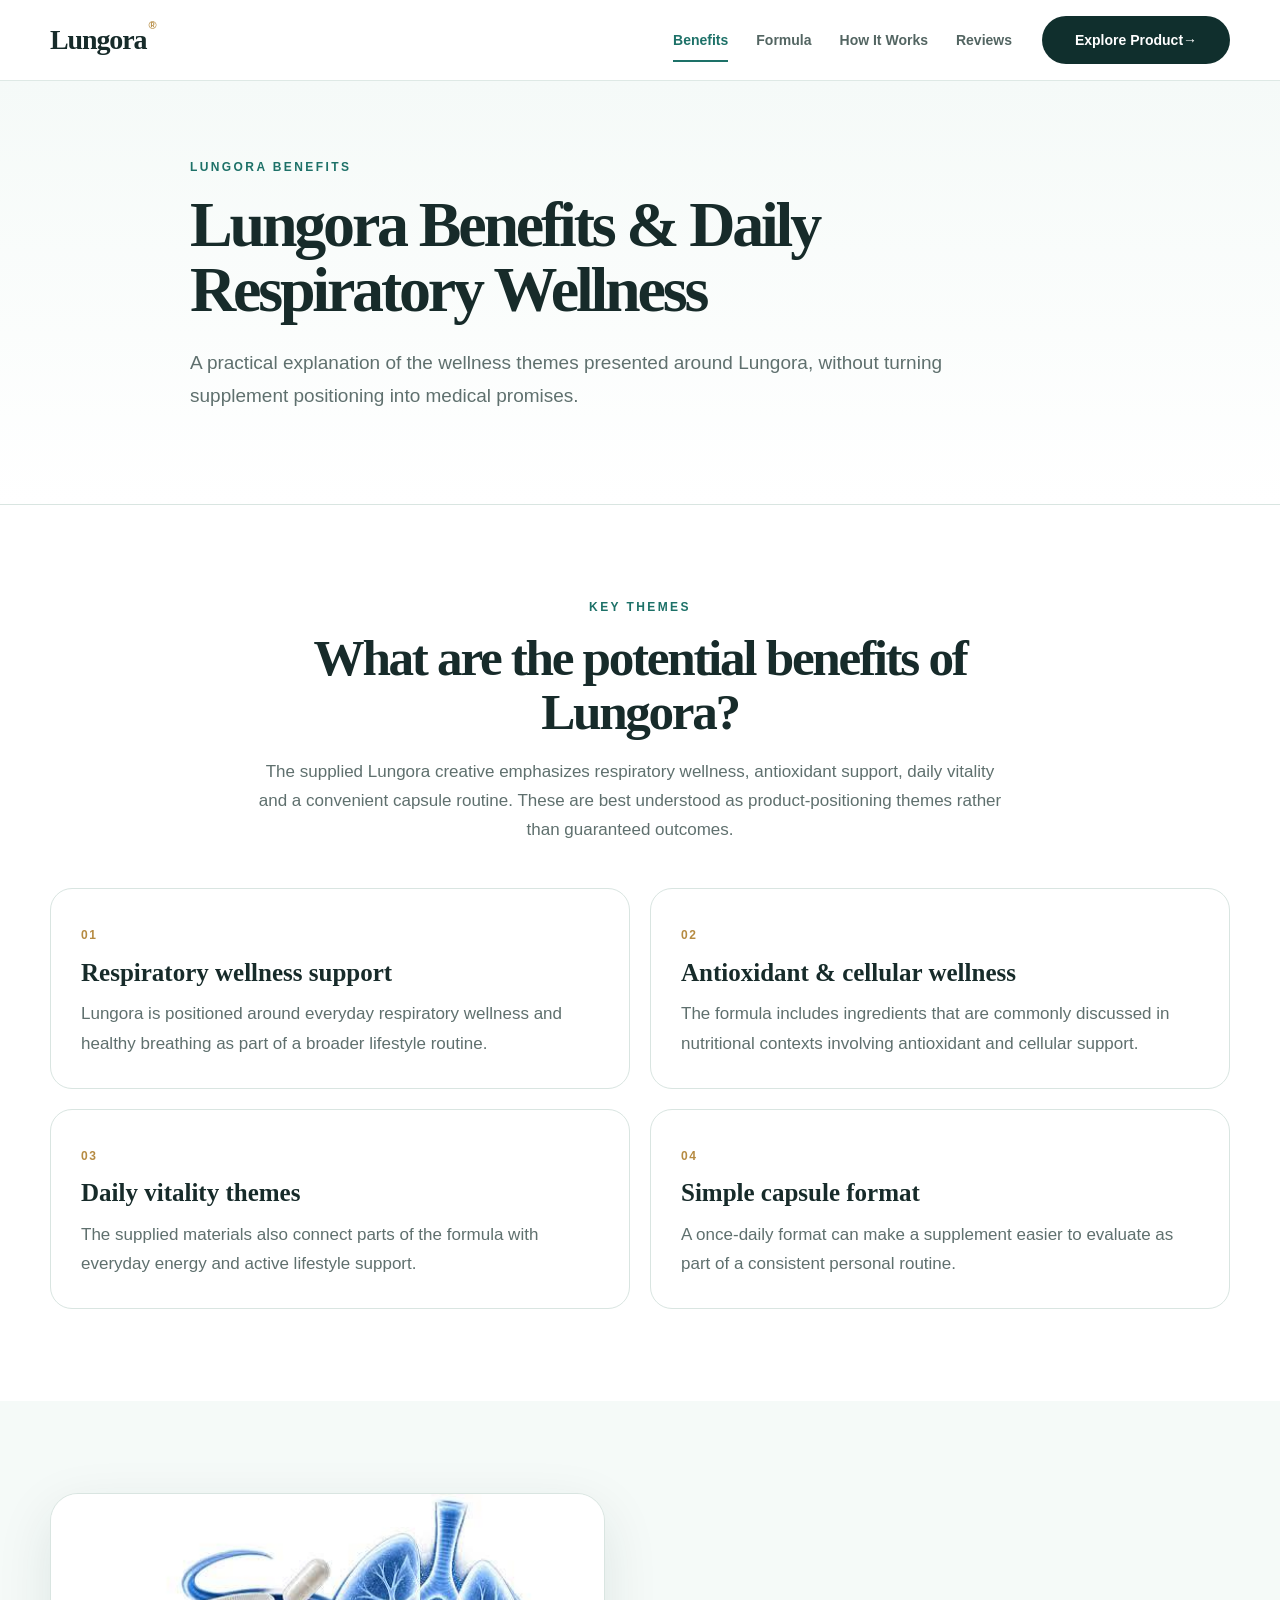
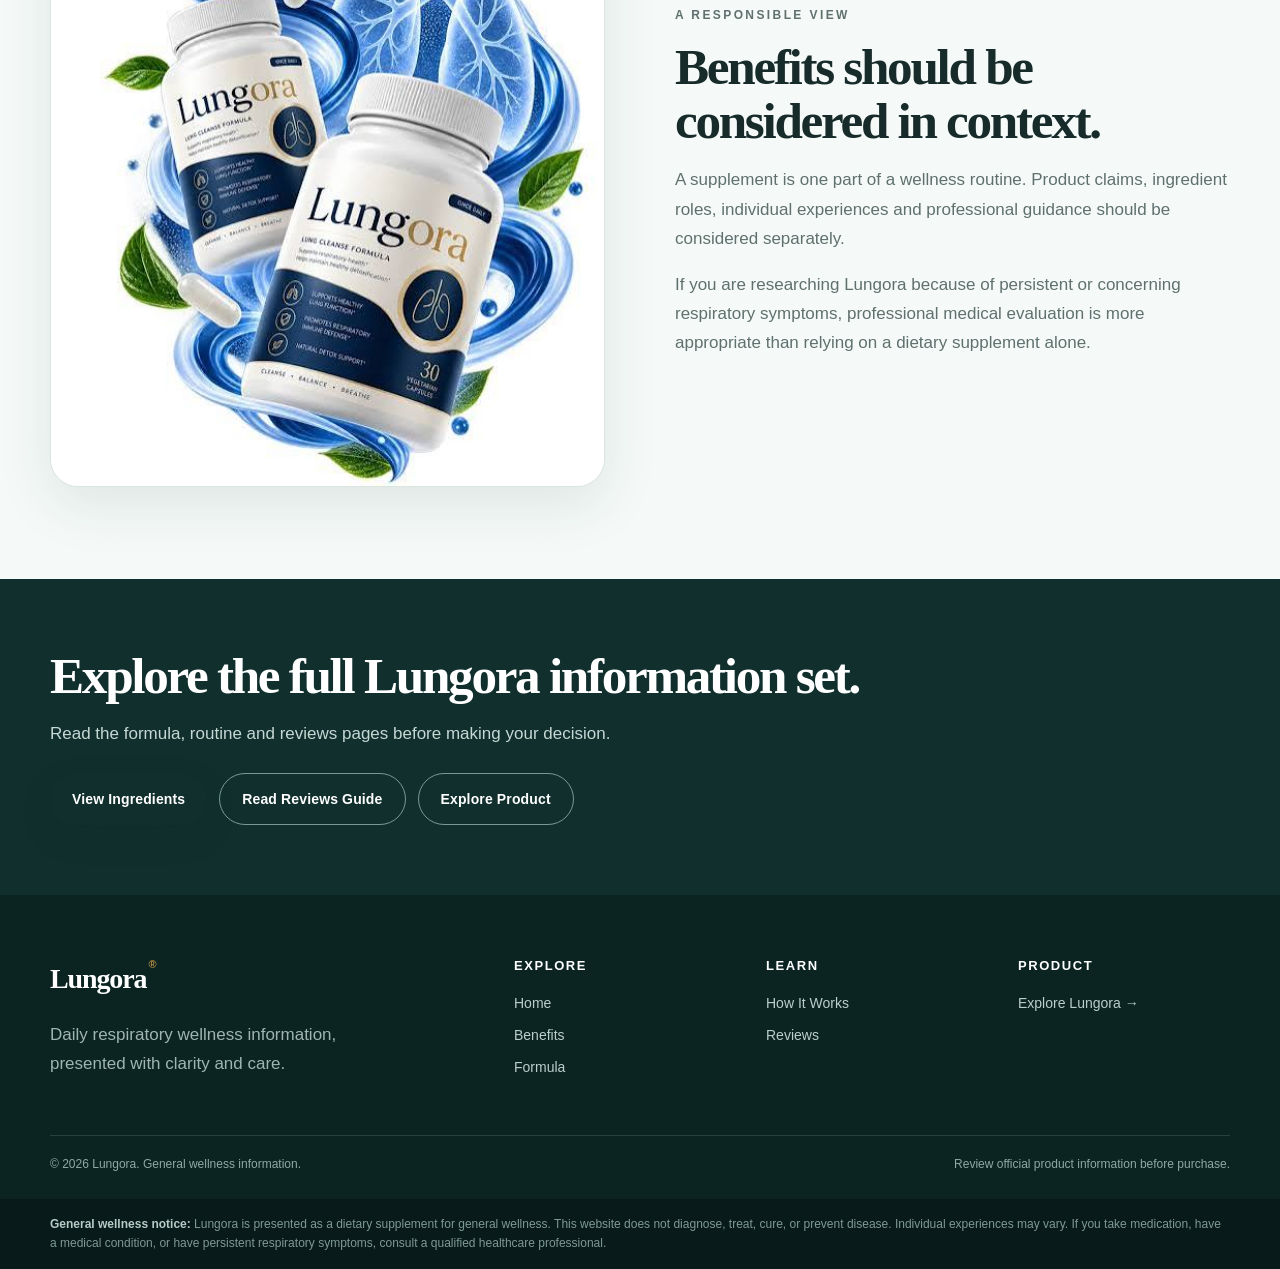
<file: benefits.html>
<!doctype html><html lang="en"><head><meta charset="utf-8"><meta name="viewport" content="width=device-width,initial-scale=1">
<title>Lungora Benefits &amp; Reviews | Daily Respiratory Wellness</title><meta name="description" content="Explore Lungora benefits, respiratory wellness themes, antioxidant support and practical information for evaluating the product."><meta name="robots" content="index,follow"><link rel="canonical" href="https://taptobuynow.com/lungora/">
<link rel="stylesheet" href="style.css"></head><body><header class="site-header"><div class="container header-inner">
<a class="brand" href="index.html" aria-label="Lungora home">Lungora<span>®</span></a>
<nav class="nav-links" aria-label="Primary navigation"><a class="active" href="benefits.html">Benefits</a><a class="" href="formula.html">Formula</a><a class="" href="how-it-works.html">How It Works</a><a class="" href="reviews.html">Reviews</a></nav>
<a class="header-cta" href="https://taptobuynow.com/lungora/">Explore Product <span aria-hidden="true">→</span></a>
<details class="mobile-menu"><summary aria-label="Open navigation"><span></span><span></span><span></span></summary><div class="nav-mobile"><a class="active" href="benefits.html">Benefits</a><a class="" href="formula.html">Formula</a><a class="" href="how-it-works.html">How It Works</a><a class="" href="reviews.html">Reviews</a><a class="btn btn-primary" href="https://taptobuynow.com/lungora/">Explore Product <span aria-hidden="true">→</span></a></div></details>
</div></header>
<main><section class="page-hero"><div class="container narrow"><p class="eyebrow">LUNGORA BENEFITS</p><h1>Lungora Benefits &amp; Daily Respiratory Wellness</h1><p>A practical explanation of the wellness themes presented around Lungora, without turning supplement positioning into medical promises.</p></div></section>
<section class="section"><div class="container"><div class="section-heading centered"><p class="eyebrow">KEY THEMES</p><h2>What are the potential benefits of Lungora?</h2><p>The supplied Lungora creative emphasizes respiratory wellness, antioxidant support, daily vitality and a convenient capsule routine. These are best understood as product-positioning themes rather than guaranteed outcomes.</p></div><div class="feature-grid two"><article class="large-card"><span class="card-num">01</span><h3>Respiratory wellness support</h3><p>Lungora is positioned around everyday respiratory wellness and healthy breathing as part of a broader lifestyle routine.</p></article><article class="large-card"><span class="card-num">02</span><h3>Antioxidant &amp; cellular wellness</h3><p>The formula includes ingredients that are commonly discussed in nutritional contexts involving antioxidant and cellular support.</p></article><article class="large-card"><span class="card-num">03</span><h3>Daily vitality themes</h3><p>The supplied materials also connect parts of the formula with everyday energy and active lifestyle support.</p></article><article class="large-card"><span class="card-num">04</span><h3>Simple capsule format</h3><p>A once-daily format can make a supplement easier to evaluate as part of a consistent personal routine.</p></article></div></div></section>
<section class="section alt"><div class="container split-image"><div class="image-frame"><img src="[data-uri]" alt="Lungora supplement bottles with lung wellness visual" loading="lazy"></div><div class="copy"><p class="eyebrow">A RESPONSIBLE VIEW</p><h2>Benefits should be considered in context.</h2><p>A supplement is one part of a wellness routine. Product claims, ingredient roles, individual experiences and professional guidance should be considered separately.</p><p>If you are researching Lungora because of persistent or concerning respiratory symptoms, professional medical evaluation is more appropriate than relying on a dietary supplement alone.</p></div></div></section><section class="cta-band"><div class="container"><h2>Explore the full Lungora information set.</h2><p>Read the formula, routine and reviews pages before making your decision.</p><div class="cta-links"><a class="btn btn-primary" href="formula.html">View Ingredients</a><a class="btn btn-secondary" href="reviews.html">Read Reviews Guide</a><a class="btn btn-secondary" href="https://taptobuynow.com/lungora/">Explore Product</a></div></div></section></main><footer class="footer"><div class="container"><div class="footer-grid">
<div><a class="brand" href="index.html">Lungora<span>®</span></a><p>Daily respiratory wellness information, presented with clarity and care.</p></div>
<div><h4>Explore</h4><a href="index.html">Home</a><a href="benefits.html">Benefits</a><a href="formula.html">Formula</a></div>
<div><h4>Learn</h4><a href="how-it-works.html">How It Works</a><a href="reviews.html">Reviews</a></div>
<div><h4>Product</h4><a href="https://taptobuynow.com/lungora/">Explore Lungora <span aria-hidden="true">→</span></a></div>
</div><div class="footer-bottom"><span>© 2026 Lungora. General wellness information.</span><span>Review official product information before purchase.</span></div></div></footer>
<div class="disclaimer"><div class="container"><p><strong>General wellness notice:</strong> Lungora is presented as a dietary supplement for general wellness. This website does not diagnose, treat, cure, or prevent disease. Individual experiences may vary. If you take medication, have a medical condition, or have persistent respiratory symptoms, consult a qualified healthcare professional.</p></div></div></body></html>
</file>
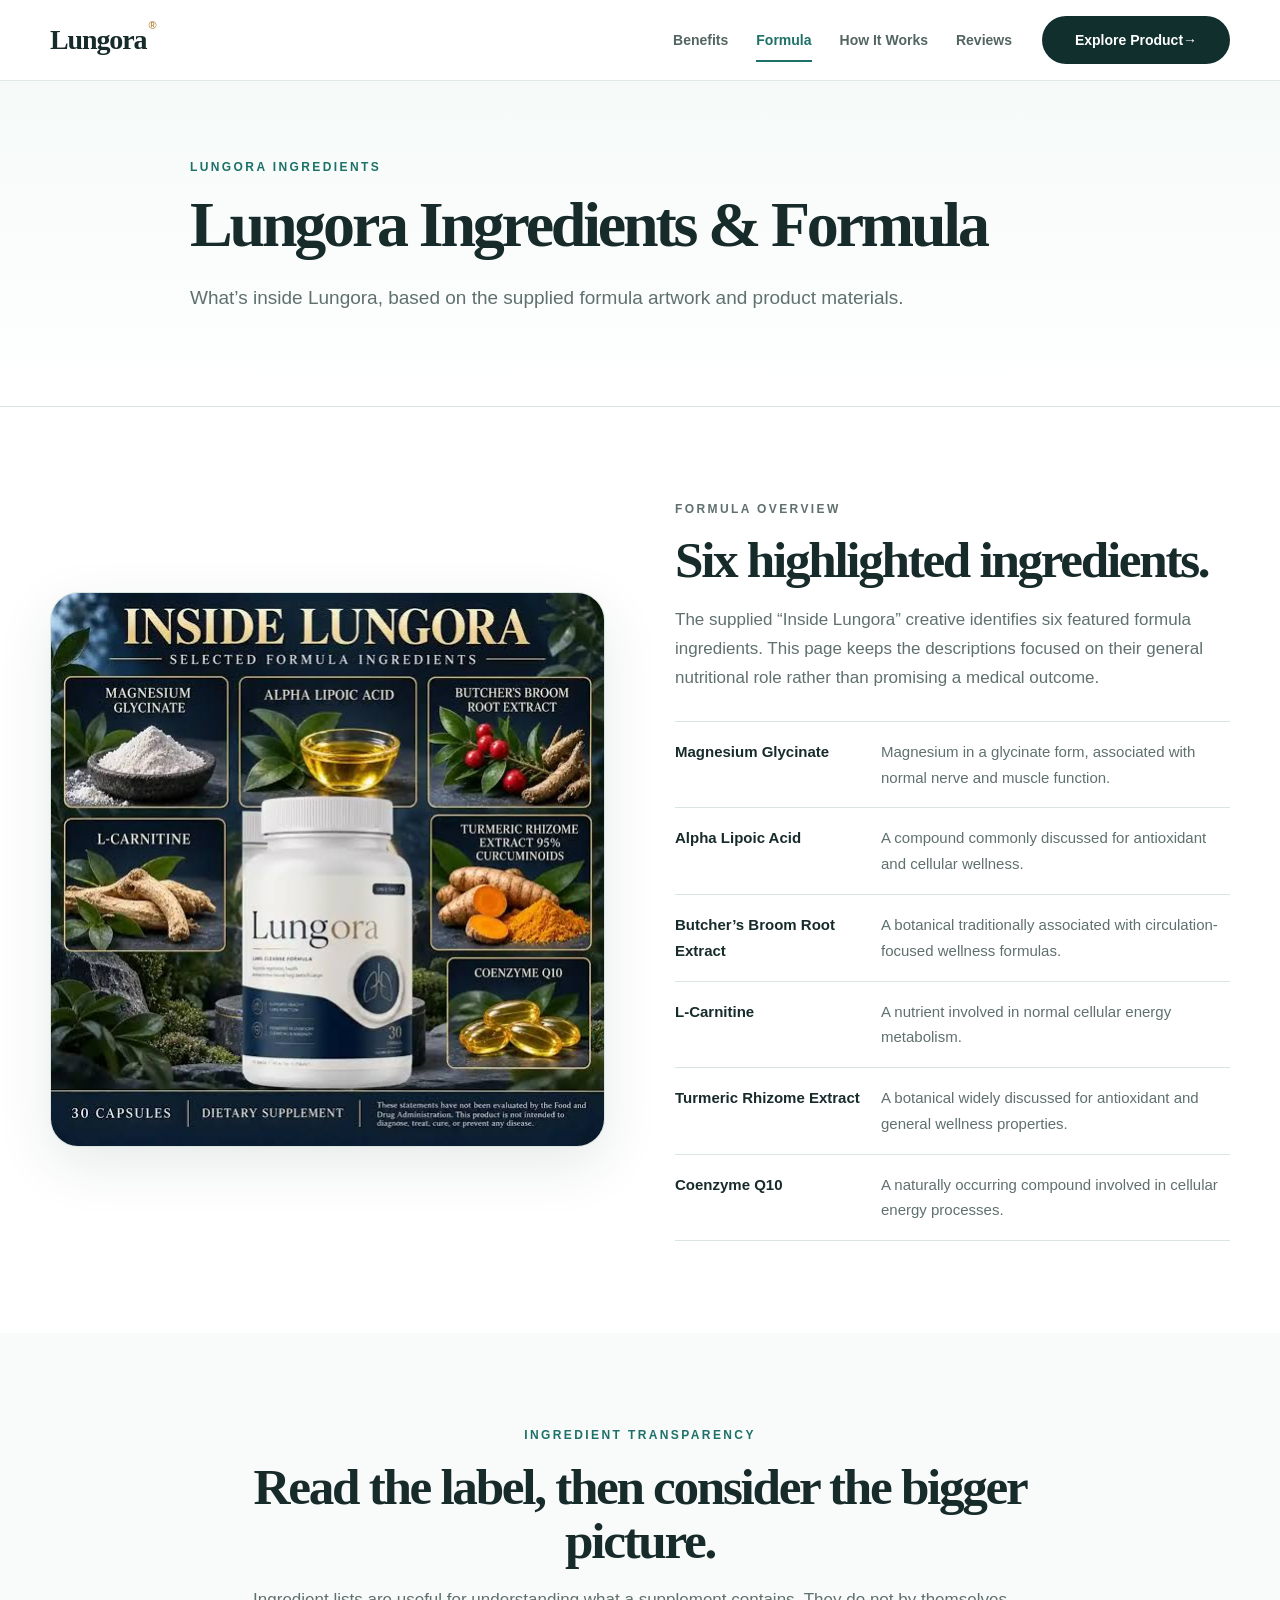
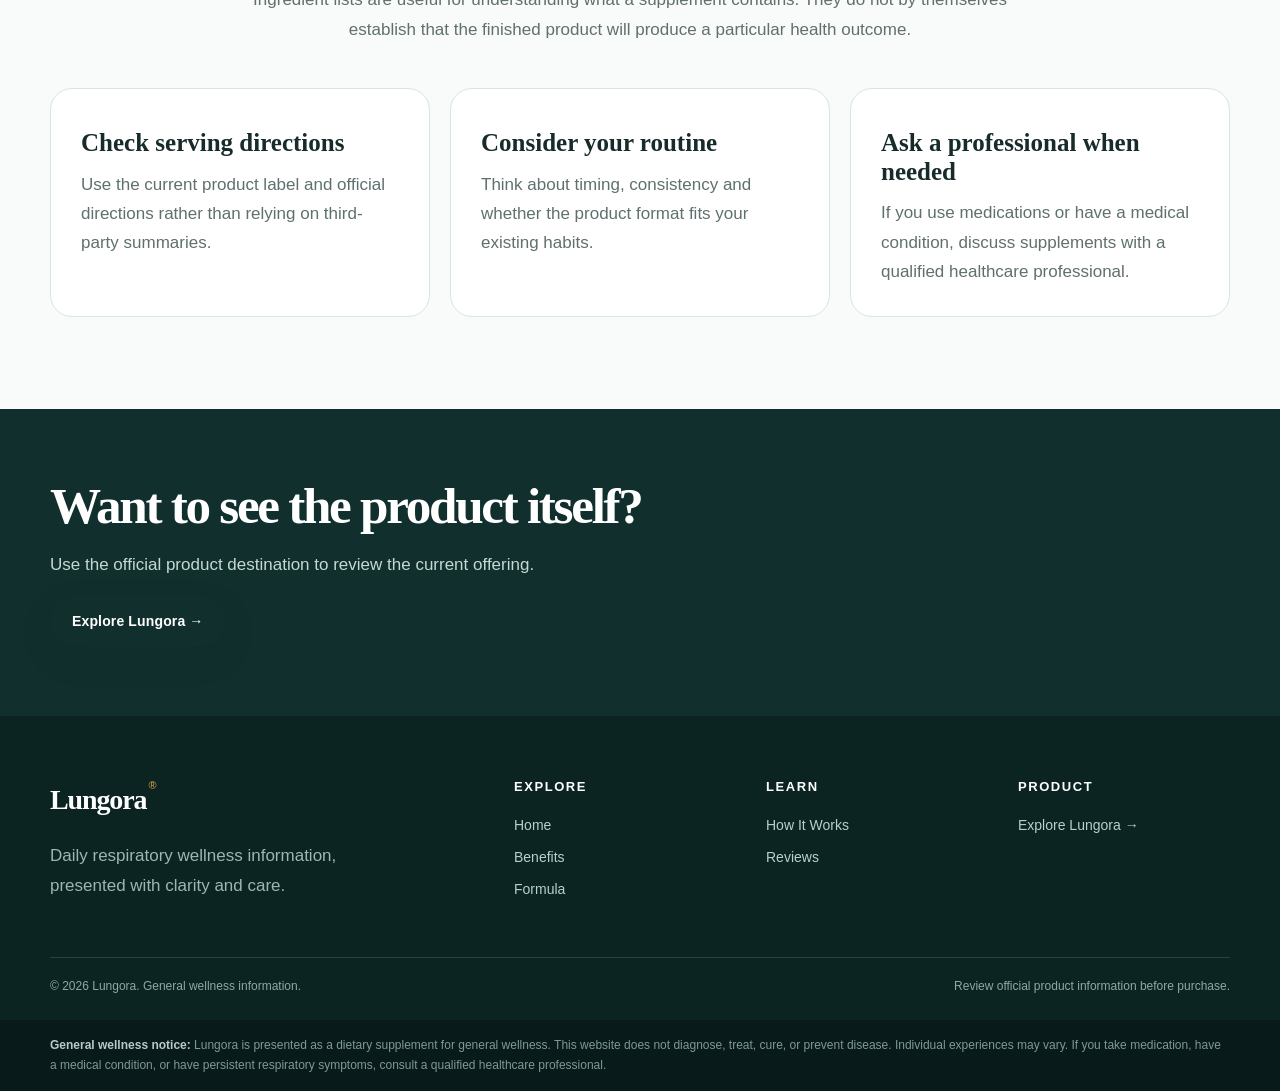
<file: formula.html>
<!doctype html><html lang="en"><head><meta charset="utf-8"><meta name="viewport" content="width=device-width,initial-scale=1">
<title>Lungora Ingredients &amp; Formula | What’s Inside Lungora?</title><meta name="description" content="See the highlighted Lungora ingredients, formula themes and practical guidance for reviewing the supplement information."><meta name="robots" content="index,follow"><link rel="canonical" href="https://taptobuynow.com/lungora/">
<link rel="stylesheet" href="style.css"></head><body><header class="site-header"><div class="container header-inner">
<a class="brand" href="index.html" aria-label="Lungora home">Lungora<span>®</span></a>
<nav class="nav-links" aria-label="Primary navigation"><a class="" href="benefits.html">Benefits</a><a class="active" href="formula.html">Formula</a><a class="" href="how-it-works.html">How It Works</a><a class="" href="reviews.html">Reviews</a></nav>
<a class="header-cta" href="https://taptobuynow.com/lungora/">Explore Product <span aria-hidden="true">→</span></a>
<details class="mobile-menu"><summary aria-label="Open navigation"><span></span><span></span><span></span></summary><div class="nav-mobile"><a class="" href="benefits.html">Benefits</a><a class="active" href="formula.html">Formula</a><a class="" href="how-it-works.html">How It Works</a><a class="" href="reviews.html">Reviews</a><a class="btn btn-primary" href="https://taptobuynow.com/lungora/">Explore Product <span aria-hidden="true">→</span></a></div></details>
</div></header>
<main><section class="page-hero"><div class="container narrow"><p class="eyebrow">LUNGORA INGREDIENTS</p><h1>Lungora Ingredients &amp; Formula</h1><p>What’s inside Lungora, based on the supplied formula artwork and product materials.</p></div></section><section class="section"><div class="container split-image"><div class="image-frame"><img src="[data-uri]" alt="Lungora formula ingredients and supplement bottle" loading="eager"></div><div class="copy"><p class="eyebrow">FORMULA OVERVIEW</p><h2>Six highlighted ingredients.</h2><p>The supplied “Inside Lungora” creative identifies six featured formula ingredients. This page keeps the descriptions focused on their general nutritional role rather than promising a medical outcome.</p><ul class="clean-list"><li><strong>Magnesium Glycinate</strong><span>Magnesium in a glycinate form, associated with normal nerve and muscle function.</span></li><li><strong>Alpha Lipoic Acid</strong><span>A compound commonly discussed for antioxidant and cellular wellness.</span></li><li><strong>Butcher’s Broom Root Extract</strong><span>A botanical traditionally associated with circulation-focused wellness formulas.</span></li><li><strong>L-Carnitine</strong><span>A nutrient involved in normal cellular energy metabolism.</span></li><li><strong>Turmeric Rhizome Extract</strong><span>A botanical widely discussed for antioxidant and general wellness properties.</span></li><li><strong>Coenzyme Q10</strong><span>A naturally occurring compound involved in cellular energy processes.</span></li></ul></div></div></section><section class="section soft"><div class="container"><div class="section-heading centered"><p class="eyebrow">INGREDIENT TRANSPARENCY</p><h2>Read the label, then consider the bigger picture.</h2><p>Ingredient lists are useful for understanding what a supplement contains. They do not by themselves establish that the finished product will produce a particular health outcome.</p></div><div class="feature-grid three"><article class="info-card"><h3>Check serving directions</h3><p>Use the current product label and official directions rather than relying on third-party summaries.</p></article><article class="info-card"><h3>Consider your routine</h3><p>Think about timing, consistency and whether the product format fits your existing habits.</p></article><article class="info-card"><h3>Ask a professional when needed</h3><p>If you use medications or have a medical condition, discuss supplements with a qualified healthcare professional.</p></article></div></div></section><section class="cta-band"><div class="container"><h2>Want to see the product itself?</h2><p>Use the official product destination to review the current offering.</p><a class="btn btn-primary" href="https://taptobuynow.com/lungora/">Explore Lungora →</a></div></section></main><footer class="footer"><div class="container"><div class="footer-grid">
<div><a class="brand" href="index.html">Lungora<span>®</span></a><p>Daily respiratory wellness information, presented with clarity and care.</p></div>
<div><h4>Explore</h4><a href="index.html">Home</a><a href="benefits.html">Benefits</a><a href="formula.html">Formula</a></div>
<div><h4>Learn</h4><a href="how-it-works.html">How It Works</a><a href="reviews.html">Reviews</a></div>
<div><h4>Product</h4><a href="https://taptobuynow.com/lungora/">Explore Lungora <span aria-hidden="true">→</span></a></div>
</div><div class="footer-bottom"><span>© 2026 Lungora. General wellness information.</span><span>Review official product information before purchase.</span></div></div></footer>
<div class="disclaimer"><div class="container"><p><strong>General wellness notice:</strong> Lungora is presented as a dietary supplement for general wellness. This website does not diagnose, treat, cure, or prevent disease. Individual experiences may vary. If you take medication, have a medical condition, or have persistent respiratory symptoms, consult a qualified healthcare professional.</p></div></div></body></html>
</file>
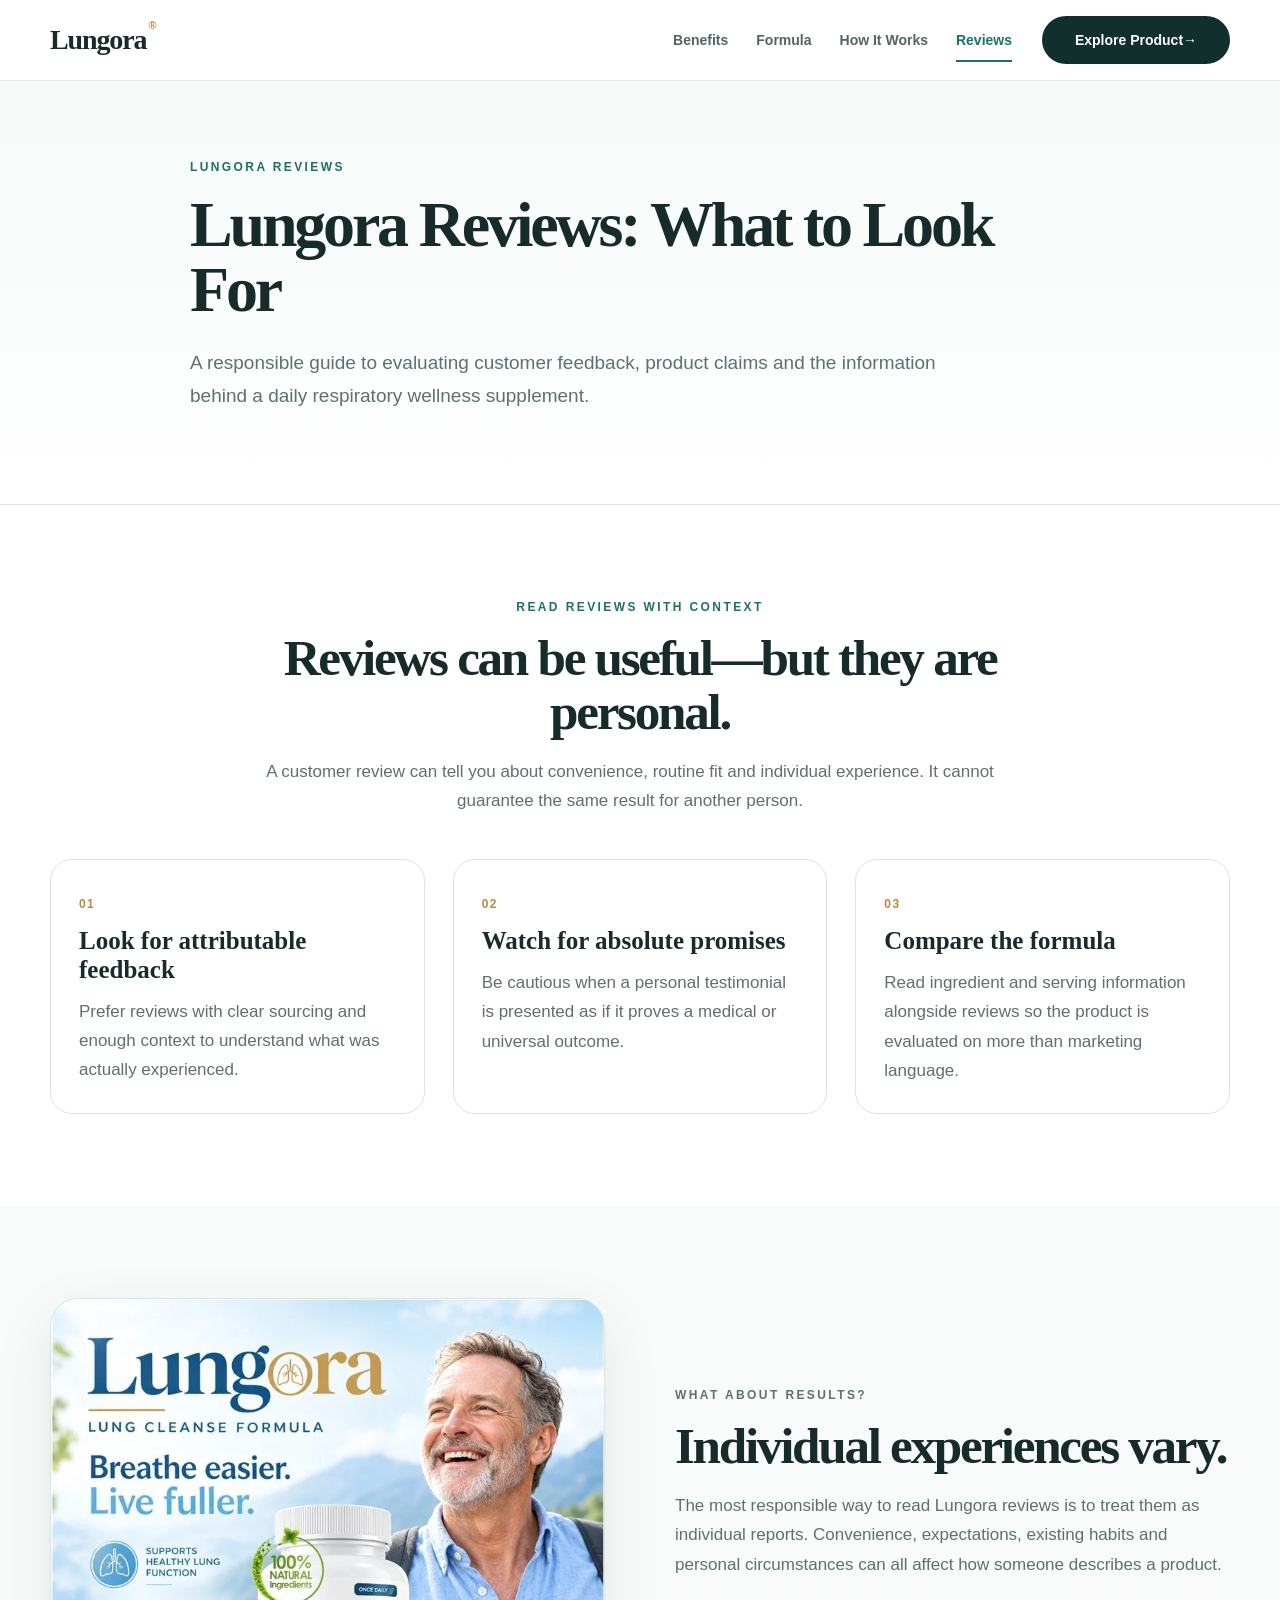
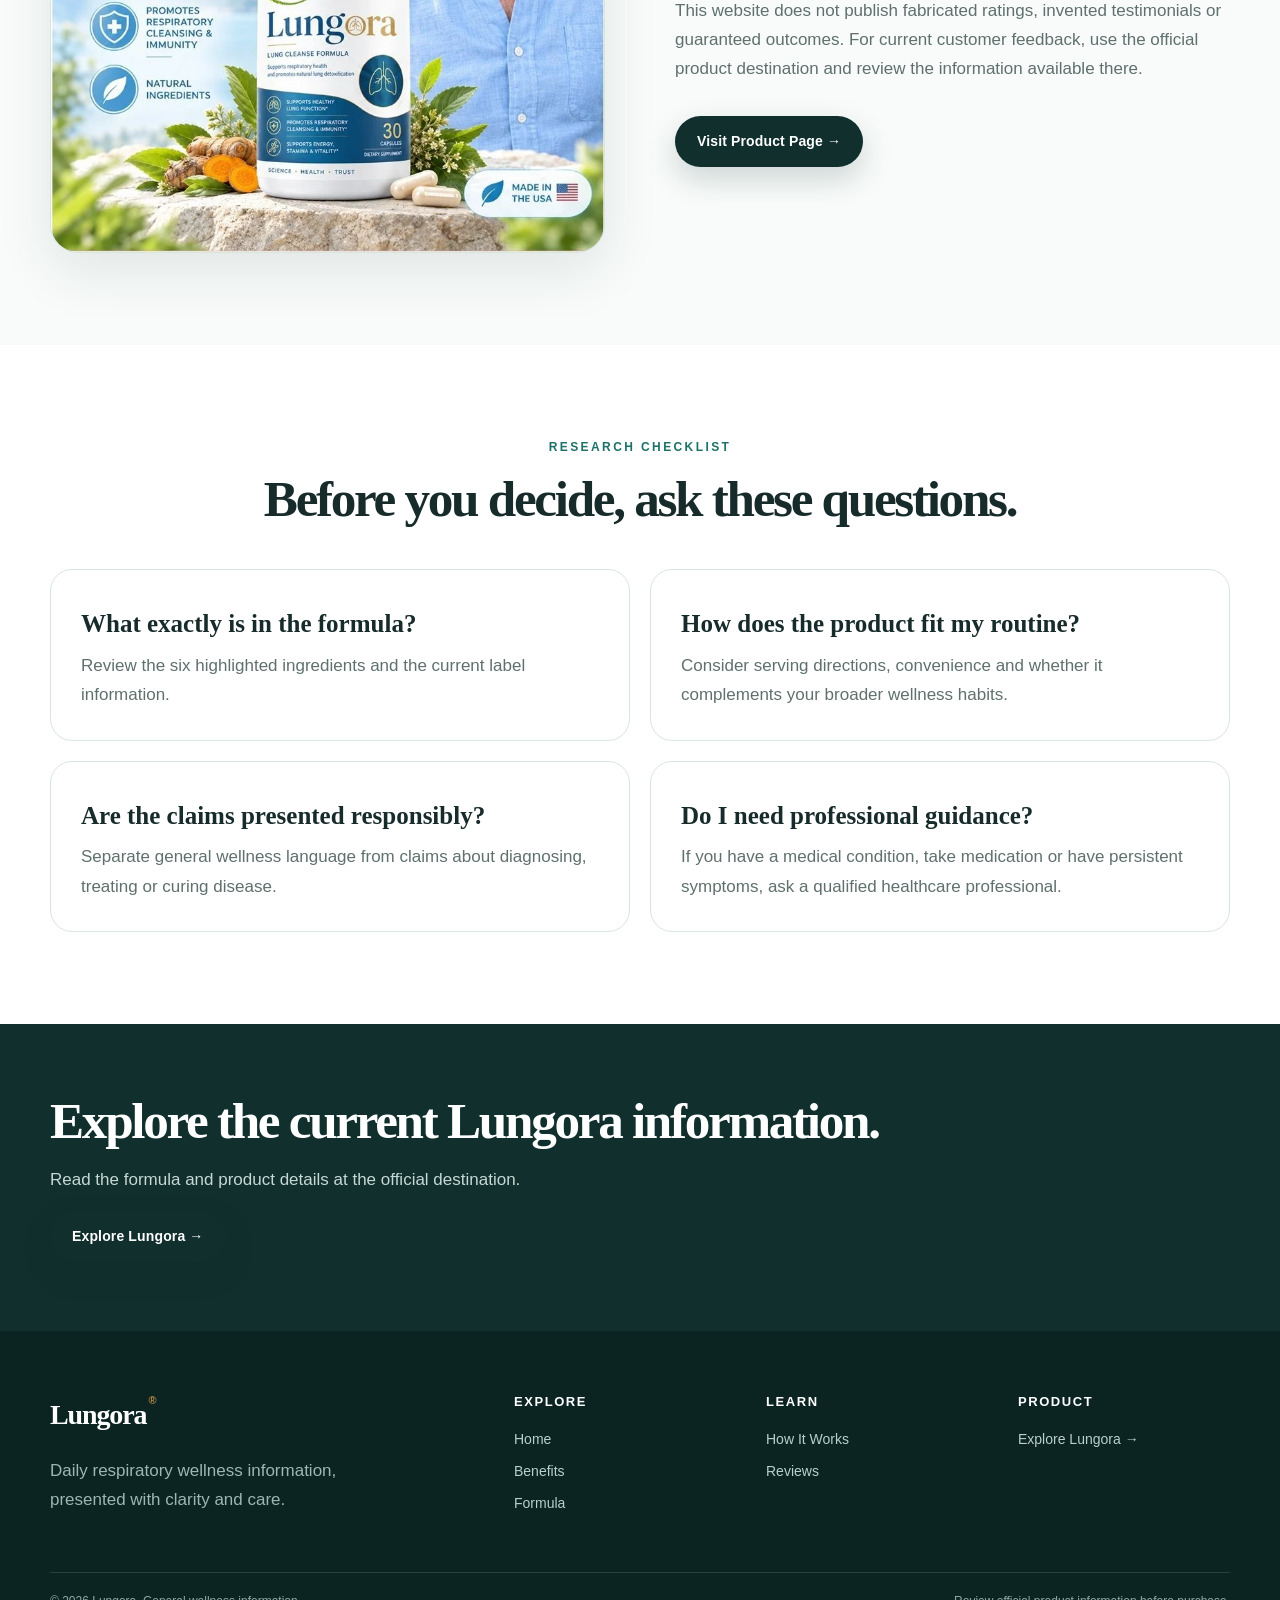
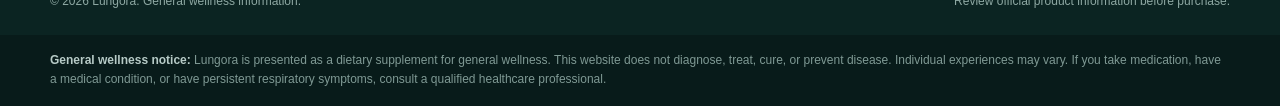
<file: reviews.html>
<!doctype html><html lang="en"><head><meta charset="utf-8"><meta name="viewport" content="width=device-width,initial-scale=1">
<title>Lungora Reviews | Ingredients, Benefits &amp; Product Experience</title><meta name="description" content="A responsible guide to Lungora reviews, product experiences, ingredients and the questions worth asking before purchase."><meta name="robots" content="index,follow"><link rel="canonical" href="https://taptobuynow.com/lungora/">
<link rel="stylesheet" href="style.css"></head><body><header class="site-header"><div class="container header-inner">
<a class="brand" href="index.html" aria-label="Lungora home">Lungora<span>®</span></a>
<nav class="nav-links" aria-label="Primary navigation"><a class="" href="benefits.html">Benefits</a><a class="" href="formula.html">Formula</a><a class="" href="how-it-works.html">How It Works</a><a class="active" href="reviews.html">Reviews</a></nav>
<a class="header-cta" href="https://taptobuynow.com/lungora/">Explore Product <span aria-hidden="true">→</span></a>
<details class="mobile-menu"><summary aria-label="Open navigation"><span></span><span></span><span></span></summary><div class="nav-mobile"><a class="" href="benefits.html">Benefits</a><a class="" href="formula.html">Formula</a><a class="" href="how-it-works.html">How It Works</a><a class="active" href="reviews.html">Reviews</a><a class="btn btn-primary" href="https://taptobuynow.com/lungora/">Explore Product <span aria-hidden="true">→</span></a></div></details>
</div></header>
<main><section class="page-hero"><div class="container narrow"><p class="eyebrow">LUNGORA REVIEWS</p><h1>Lungora Reviews: What to Look For</h1><p>A responsible guide to evaluating customer feedback, product claims and the information behind a daily respiratory wellness supplement.</p></div></section><section class="section"><div class="container"><div class="section-heading centered"><p class="eyebrow">READ REVIEWS WITH CONTEXT</p><h2>Reviews can be useful—but they are personal.</h2><p>A customer review can tell you about convenience, routine fit and individual experience. It cannot guarantee the same result for another person.</p></div><div class="review-guide"><div><span>01</span><h3>Look for attributable feedback</h3><p>Prefer reviews with clear sourcing and enough context to understand what was actually experienced.</p></div><div><span>02</span><h3>Watch for absolute promises</h3><p>Be cautious when a personal testimonial is presented as if it proves a medical or universal outcome.</p></div><div><span>03</span><h3>Compare the formula</h3><p>Read ingredient and serving information alongside reviews so the product is evaluated on more than marketing language.</p></div></div></div></section><section class="section soft"><div class="container split-image"><div class="image-frame"><img src="[data-uri]" alt="Lungora lifestyle product creative" loading="lazy"></div><div class="copy"><p class="eyebrow">WHAT ABOUT RESULTS?</p><h2>Individual experiences vary.</h2><p>The most responsible way to read Lungora reviews is to treat them as individual reports. Convenience, expectations, existing habits and personal circumstances can all affect how someone describes a product.</p><p>This website does not publish fabricated ratings, invented testimonials or guaranteed outcomes. For current customer feedback, use the official product destination and review the information available there.</p><a class="btn btn-primary" href="https://taptobuynow.com/lungora/">Visit Product Page →</a></div></div></section><section class="section"><div class="container"><div class="section-heading centered"><p class="eyebrow">RESEARCH CHECKLIST</p><h2>Before you decide, ask these questions.</h2></div><div class="feature-grid two"><article class="large-card"><h3>What exactly is in the formula?</h3><p>Review the six highlighted ingredients and the current label information.</p></article><article class="large-card"><h3>How does the product fit my routine?</h3><p>Consider serving directions, convenience and whether it complements your broader wellness habits.</p></article><article class="large-card"><h3>Are the claims presented responsibly?</h3><p>Separate general wellness language from claims about diagnosing, treating or curing disease.</p></article><article class="large-card"><h3>Do I need professional guidance?</h3><p>If you have a medical condition, take medication or have persistent symptoms, ask a qualified healthcare professional.</p></article></div></div></section><section class="cta-band"><div class="container"><h2>Explore the current Lungora information.</h2><p>Read the formula and product details at the official destination.</p><a class="btn btn-primary" href="https://taptobuynow.com/lungora/">Explore Lungora →</a></div></section></main><footer class="footer"><div class="container"><div class="footer-grid">
<div><a class="brand" href="index.html">Lungora<span>®</span></a><p>Daily respiratory wellness information, presented with clarity and care.</p></div>
<div><h4>Explore</h4><a href="index.html">Home</a><a href="benefits.html">Benefits</a><a href="formula.html">Formula</a></div>
<div><h4>Learn</h4><a href="how-it-works.html">How It Works</a><a href="reviews.html">Reviews</a></div>
<div><h4>Product</h4><a href="https://taptobuynow.com/lungora/">Explore Lungora <span aria-hidden="true">→</span></a></div>
</div><div class="footer-bottom"><span>© 2026 Lungora. General wellness information.</span><span>Review official product information before purchase.</span></div></div></footer>
<div class="disclaimer"><div class="container"><p><strong>General wellness notice:</strong> Lungora is presented as a dietary supplement for general wellness. This website does not diagnose, treat, cure, or prevent disease. Individual experiences may vary. If you take medication, have a medical condition, or have persistent respiratory symptoms, consult a qualified healthcare professional.</p></div></div></body></html>
</file>
<file: style.css>
:root{--ink:#172b2a;--muted:#5f706e;--line:#d9e5e1;--cream:#f7fbf9;--white:#fff;--teal:#1d7168;--deep:#102f2d;--mint:#e7f3ef;--gold:#b68b42;--shadow:0 18px 55px rgba(20,53,48,.10);--radius:28px}
*{box-sizing:border-box}html{scroll-behavior:smooth}body{margin:0;color:var(--ink);background:#fff;font-family:Arial,"Helvetica Neue",Helvetica,sans-serif;font-size:17px;line-height:1.72;-webkit-font-smoothing:antialiased}img{display:block;max-width:100%}a{color:inherit;text-decoration:none}.container{width:min(1180px,calc(100% - 48px));margin:auto}.narrow{max-width:900px}.site-header{position:sticky;top:0;z-index:100;background:rgba(255,255,255,.94);backdrop-filter:blur(14px);border-bottom:1px solid rgba(217,229,225,.85)}.header-inner{min-height:78px;display:flex;align-items:center;gap:30px}.brand{font-family:Georgia,"Times New Roman",serif;font-size:28px;font-weight:700;letter-spacing:-.04em;white-space:nowrap}.brand span{font-family:Arial,sans-serif;font-size:11px;vertical-align:top;margin-left:2px;color:var(--gold)}.nav-links{margin-left:auto;display:flex;align-items:center;gap:28px;font-size:14px;font-weight:700;color:#536562}.nav-links a{padding:28px 0;position:relative}.nav-links a:hover,.nav-links .active{color:var(--teal)}.nav-links .active:after{content:"";position:absolute;left:0;right:0;bottom:18px;height:2px;background:var(--teal)}.header-cta{display:inline-flex;align-items:center;justify-content:center;min-width:188px;padding:12px 18px;border-radius:999px;background:var(--deep);color:#fff;font-size:14px;font-weight:800;white-space:nowrap}.mobile-menu{display:none;position:relative}.mobile-menu summary{list-style:none;cursor:pointer;padding:8px}.mobile-menu summary::-webkit-details-marker{display:none}.mobile-menu summary span{width:23px;height:2px;background:var(--deep);display:block;margin:4px 0}.nav-mobile{display:none}.hero{background:linear-gradient(180deg,#f5faf8 0%,#fff 100%);padding:82px 0 72px;border-bottom:1px solid var(--line)}.hero-grid{display:grid;grid-template-columns:1.02fr .98fr;gap:70px;align-items:center}.eyebrow{margin:0 0 14px;color:var(--teal);font-size:12px;font-weight:900;letter-spacing:.20em;text-transform:uppercase}.hero h1,.page-hero h1{font-family:Georgia,"Times New Roman",serif;font-weight:700;letter-spacing:-.05em;line-height:1.02;font-size:clamp(46px,5.2vw,68px);max-width:680px;margin:0 0 25px}.hero h1 em{font-style:normal;color:var(--teal)}.hero-lead{font-size:20px;line-height:1.6;max-width:660px;color:#4f625f;margin:0 0 30px}.hero-actions{display:flex;align-items:center;gap:22px;flex-wrap:wrap}.btn{display:inline-flex;align-items:center;justify-content:center;gap:9px;min-height:50px;padding:13px 22px;border-radius:999px;font-size:14px;font-weight:800;letter-spacing:.01em}.btn-primary{background:var(--deep);color:#fff;box-shadow:0 12px 30px rgba(16,47,45,.18)}.btn-primary:hover{transform:translateY(-1px)}.btn-secondary{border:1px solid var(--deep);color:var(--deep);background:#fff}.btn-light{background:#fff;color:var(--deep)}.text-link{font-weight:800;color:var(--teal);font-size:14px}.strong{font-size:16px}.trust-row{display:flex;flex-wrap:wrap;gap:10px;margin-top:30px}.trust-row span{padding:8px 12px;border:1px solid var(--line);border-radius:999px;background:#fff;color:#60716e;font-size:12px;font-weight:700}.image-frame{border-radius:var(--radius);overflow:hidden;background:#f2f7f5;border:1px solid var(--line);box-shadow:var(--shadow)}.image-frame img{width:100%;height:auto;object-fit:contain}.hero-frame{min-height:480px;display:flex;align-items:center;justify-content:center;background:#eef6f2}.hero-frame img{max-height:560px}.section{padding:92px 0}.section.alt{background:#f5faf8}.section.soft{background:#f8fbfa}.section.dark{background:var(--deep);color:#fff}.section-heading{max-width:780px;margin-bottom:44px}.section-heading.centered{text-align:center;margin-left:auto;margin-right:auto}.section-heading h2,.copy h2,.final-cta h2,.cta-band h2{font-family:Georgia,"Times New Roman",serif;font-size:clamp(36px,4vw,54px);line-height:1.05;letter-spacing:-.045em;margin:0 0 18px}.section-heading p:last-child,.copy p{color:var(--muted);max-width:760px}.dark .copy p,.dark .section-heading p{color:#c8d9d5}.feature-grid{display:grid;gap:20px}.feature-grid.three{grid-template-columns:repeat(3,1fr)}.feature-grid.two{grid-template-columns:repeat(2,1fr)}.info-card,.benefit-card,.large-card{padding:30px;border:1px solid var(--line);border-radius:22px;background:#fff}.info-card h3,.benefit-card h3,.large-card h3,.review-guide h3{font-family:Georgia,"Times New Roman",serif;font-size:25px;line-height:1.15;margin:10px 0 12px}.info-card p,.benefit-card p,.large-card p,.review-guide p{color:var(--muted);margin:0}.card-num{font-size:12px;letter-spacing:.14em;font-weight:900;color:var(--gold)}.icon{width:42px;height:42px;border-radius:50%;background:var(--mint);display:grid;place-items:center;color:var(--teal);font-weight:900;font-size:20px}.split-image{display:grid;grid-template-columns:1fr 1fr;gap:70px;align-items:center}.split-image.reverse .copy{order:1}.split-image.reverse .image-frame{order:2}.copy .btn{margin-top:16px}.dark-frame{background:#0d2927;border-color:#31514e}.ingredient-pills{display:flex;gap:9px;flex-wrap:wrap;margin:24px 0 28px}.ingredient-pills span{font-size:12px;font-weight:800;padding:8px 11px;border:1px solid #476a65;border-radius:999px;color:#dcebe7}.light .eyebrow{color:#9fd1c7}.final-cta{padding:82px 0;background:#edf6f2}.final-cta-inner{display:flex;align-items:center;justify-content:space-between;gap:35px}.final-cta h2{margin-bottom:10px}.final-cta p{margin:0;color:var(--muted)}.page-hero{padding:76px 0 72px;background:linear-gradient(180deg,#f5faf8,#fff);border-bottom:1px solid var(--line)}.page-hero h1{font-size:clamp(44px,5vw,66px);max-width:900px}.page-hero>div>p:last-child{font-size:19px;color:var(--muted);max-width:760px}.cta-band{padding:70px 0;background:var(--deep);color:#fff}.cta-band h2{margin-bottom:10px}.cta-band p{color:#c6d8d4;max-width:700px}.cta-links{display:flex;gap:12px;flex-wrap:wrap;margin-top:24px}.cta-band .btn-secondary{background:transparent;color:#fff;border-color:#789a94}.routine-grid{display:grid;grid-template-columns:repeat(4,1fr);gap:18px}.routine-grid article{padding:30px;border-top:2px solid var(--teal);background:#f7fbf9;border-radius:0 0 20px 20px}.routine-grid span,.review-guide span{font-size:12px;font-weight:900;letter-spacing:.12em;color:var(--gold)}.routine-grid h2{font-family:Georgia,"Times New Roman",serif;font-size:30px;margin:12px 0}.routine-grid p{color:var(--muted);margin:0}.review-guide{display:grid;grid-template-columns:repeat(3,1fr);gap:28px}.review-guide>div{padding:28px;border:1px solid var(--line);border-radius:22px;background:#fff}.center-action{text-align:center;margin-top:32px}.faq details{border-top:1px solid var(--line);padding:20px 0}.faq details:last-child{border-bottom:1px solid var(--line)}.faq summary{cursor:pointer;font-family:Georgia,"Times New Roman",serif;font-size:21px;font-weight:700}.faq p{color:var(--muted);max-width:760px}.clean-list{list-style:none;padding:0;margin:28px 0 0}.clean-list li{display:grid;grid-template-columns:190px 1fr;gap:16px;padding:17px 0;border-top:1px solid var(--line)}.clean-list li:last-child{border-bottom:1px solid var(--line)}.clean-list strong{font-size:15px}.clean-list span{color:var(--muted);font-size:15px}.footer{background:#0b2422;color:#d8e7e3;padding:60px 0 24px}.footer .brand{color:#fff}.footer p{color:#9eb5b0;max-width:330px}.footer-grid{display:grid;grid-template-columns:2fr 1fr 1fr 1fr;gap:40px}.footer h4{margin:0 0 14px;color:#fff;font-size:13px;text-transform:uppercase;letter-spacing:.12em}.footer a:not(.brand){display:block;color:#b9cfca;font-size:14px;margin:8px 0}.footer-bottom{border-top:1px solid #28413e;margin-top:40px;padding-top:18px;display:flex;justify-content:space-between;gap:20px;color:#8ea8a3;font-size:12px}.disclaimer{background:#081b1a;color:#7f9994}.disclaimer p{margin:0;padding:16px 0;font-size:12px;line-height:1.6}.disclaimer strong{color:#b7cbc7}
@media(max-width:980px){.nav-links,.header-cta{display:none}.mobile-menu{display:block;margin-left:auto}.mobile-menu[open] .nav-mobile{display:flex;flex-direction:column;position:absolute;right:-12px;top:56px;width:min(320px,calc(100vw - 32px));padding:12px 20px 20px;background:#fff;border:1px solid var(--line);border-radius:18px;box-shadow:var(--shadow)}.nav-mobile a{padding:12px 0;border-bottom:1px solid var(--line);font-size:15px;font-weight:800}.nav-mobile .btn{margin-top:14px;border:0}.hero-grid,.split-image{grid-template-columns:1fr;gap:42px}.hero-copy{order:1}.hero-visual{order:2}.hero-frame{min-height:380px}.feature-grid.three,.review-guide{grid-template-columns:1fr 1fr}.routine-grid{grid-template-columns:1fr 1fr}.final-cta-inner{flex-direction:column;align-items:flex-start}.footer-grid{grid-template-columns:1fr 1fr}.clean-list li{grid-template-columns:1fr}}
@media(max-width:620px){body{font-size:16px}.container{width:min(100% - 32px,1180px)}.header-inner{min-height:68px}.brand{font-size:25px}.hero{padding:58px 0}.hero h1,.page-hero h1{font-size:45px;line-height:1.02}.hero-lead{font-size:18px}.hero-frame{min-height:300px}.section{padding:68px 0}.section-heading h2,.copy h2,.final-cta h2,.cta-band h2{font-size:37px}.feature-grid.three,.feature-grid.two,.review-guide,.routine-grid{grid-template-columns:1fr}.info-card,.benefit-card,.large-card{padding:24px}.split-image{gap:30px}.footer-grid{grid-template-columns:1fr}.footer-bottom{flex-direction:column}.page-hero{padding:58px 0}.trust-row{gap:7px}.trust-row span{font-size:11px}.cta-links{flex-direction:column;align-items:stretch}.cta-links .btn{width:100%}}
</file>
